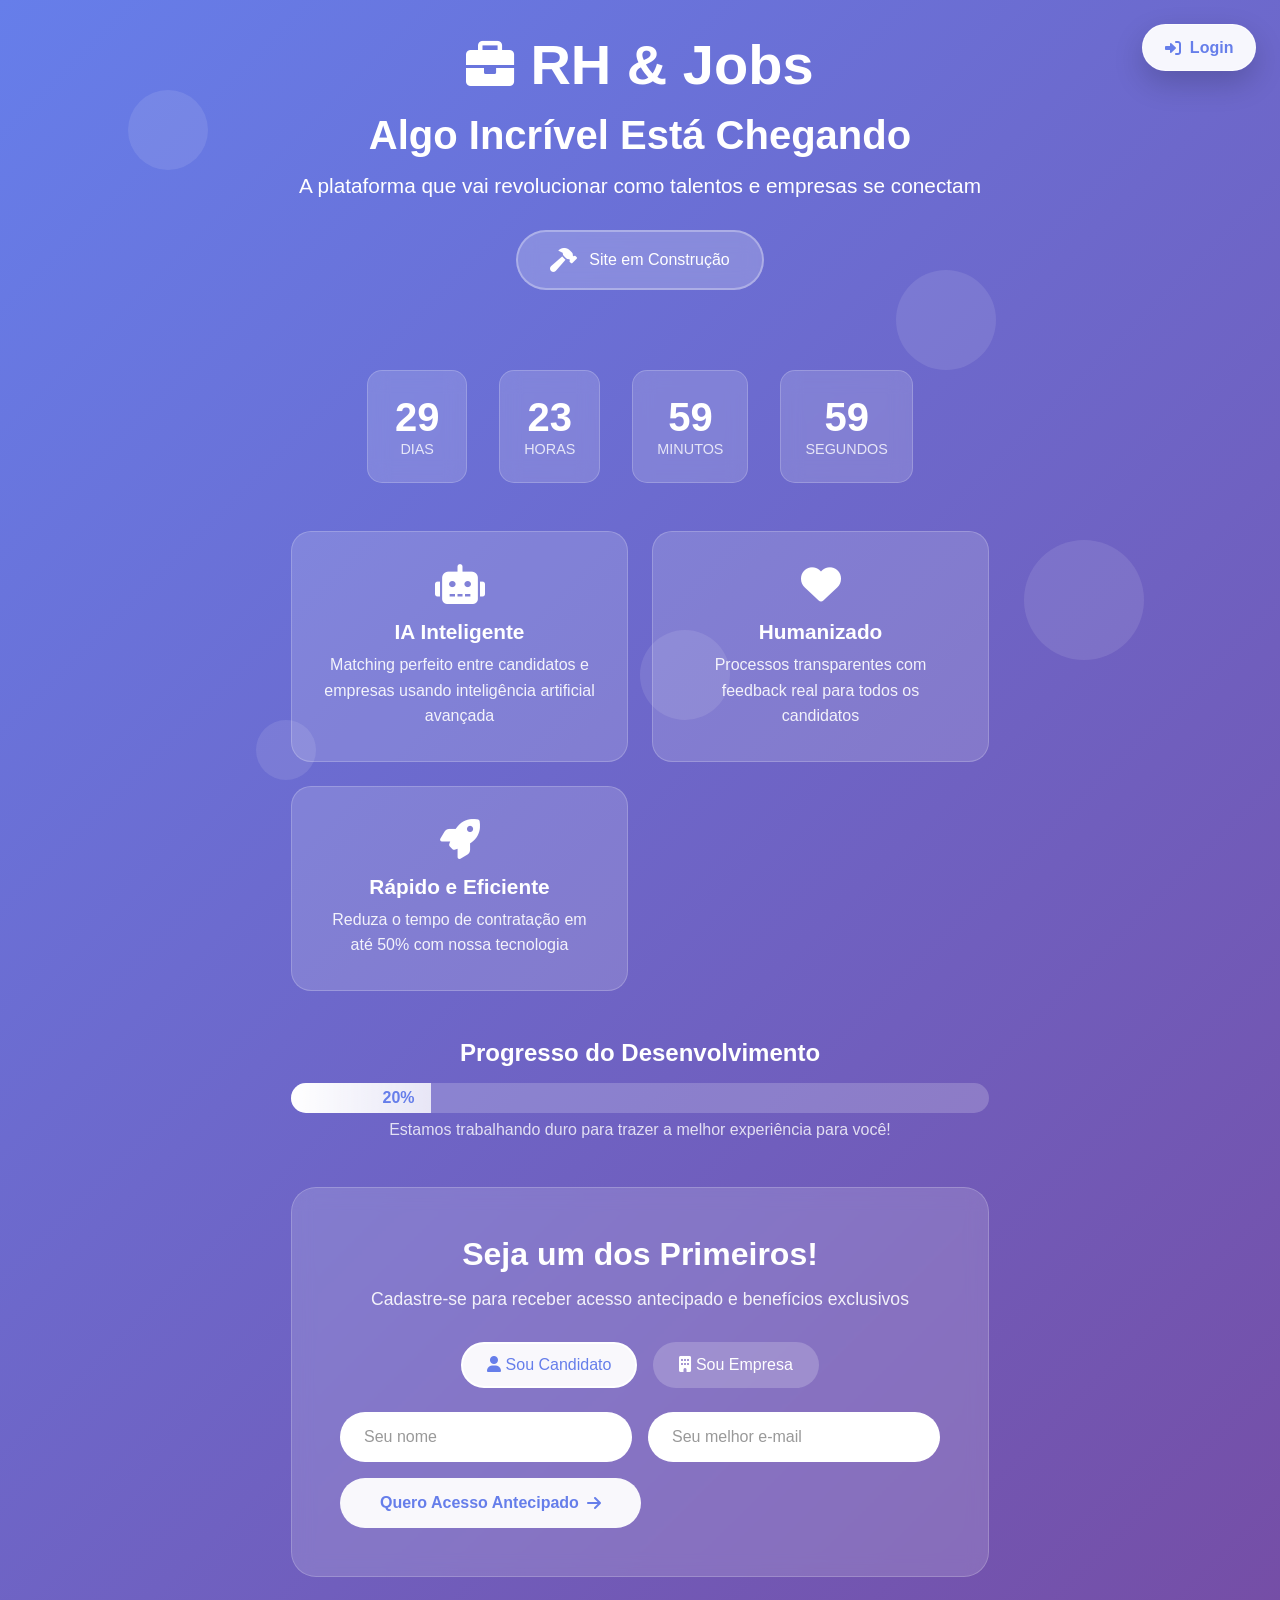
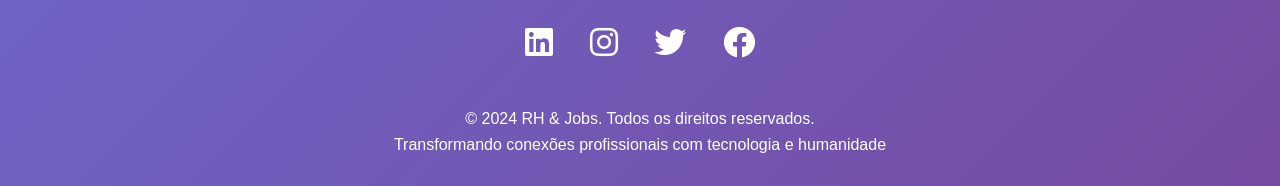
<file: frontend/index.html>
<!DOCTYPE html>
<html lang="pt-BR">
<head>
    <meta charset="UTF-8">
    <meta name="viewport" content="width=device-width, initial-scale=1.0">
    <title>RH & Jobs - Em Breve | Conectando Talentos e Oportunidades</title>
    <meta name="description" content="RH & Jobs está chegando! A plataforma que vai revolucionar como pessoas e empresas se conectam. Cadastre-se para acesso antecipado.">
    <link href="https://cdnjs.cloudflare.com/ajax/libs/font-awesome/6.0.0/css/all.min.css" rel="stylesheet">
    <style>
        * {
            margin: 0;
            padding: 0;
            box-sizing: border-box;
        }

        body {
            font-family: 'Segoe UI', Tahoma, Geneva, Verdana, sans-serif;
            background: linear-gradient(135deg, #667eea 0%, #764ba2 100%);
            min-height: 100vh;
            display: flex;
            align-items: center;
            justify-content: center;
            color: white;
            overflow-x: hidden;
        }

        .background-animation {
            position: fixed;
            top: 0;
            left: 0;
            width: 100%;
            height: 100%;
            z-index: 0;
            overflow: hidden;
        }

        .circle {
            position: absolute;
            border-radius: 50%;
            background: rgba(255, 255, 255, 0.1);
            animation: float 20s infinite;
        }

        .circle:nth-child(1) {
            width: 80px;
            height: 80px;
            top: 10%;
            left: 10%;
            animation-delay: 0s;
        }

        .circle:nth-child(2) {
            width: 120px;
            height: 120px;
            top: 60%;
            left: 80%;
            animation-delay: 2s;
        }

        .circle:nth-child(3) {
            width: 60px;
            height: 60px;
            top: 80%;
            left: 20%;
            animation-delay: 4s;
        }

        .circle:nth-child(4) {
            width: 100px;
            height: 100px;
            top: 30%;
            left: 70%;
            animation-delay: 1s;
        }

        .circle:nth-child(5) {
            width: 90px;
            height: 90px;
            top: 70%;
            left: 50%;
            animation-delay: 3s;
        }

        @keyframes float {
            0%, 100% {
                transform: translateY(0) translateX(0);
                opacity: 0.3;
            }
            25% {
                transform: translateY(-50px) translateX(30px);
                opacity: 0.6;
            }
            50% {
                transform: translateY(-100px) translateX(-30px);
                opacity: 0.4;
            }
            75% {
                transform: translateY(-50px) translateX(20px);
                opacity: 0.7;
            }
        }

        .container {
            position: relative;
            z-index: 1;
            max-width: 900px;
            margin: 0 auto;
            padding: 2rem;
            text-align: center;
        }

        .login-button {
            position: fixed;
            top: 1.5rem;
            right: 1.5rem;
            z-index: 2;
            color: #667eea;
            background: rgba(255, 255, 255, 0.95);
            border: 1px solid rgba(255, 255, 255, 0.65);
            border-radius: 999px;
            padding: 0.85rem 1.35rem;
            font-weight: 700;
            text-decoration: none;
            display: inline-flex;
            align-items: center;
            gap: 0.55rem;
            box-shadow: 0 12px 30px rgba(0, 0, 0, 0.18);
            transition: transform 0.3s, box-shadow 0.3s, background 0.3s;
        }

        .login-button:hover {
            background: white;
            transform: translateY(-2px);
            box-shadow: 0 16px 36px rgba(0, 0, 0, 0.24);
        }

        .logo {
            font-size: 3.5rem;
            font-weight: bold;
            margin-bottom: 1rem;
            animation: fadeInDown 1s ease-out;
            display: flex;
            align-items: center;
            justify-content: center;
            gap: 1rem;
        }

        .logo i {
            font-size: 3rem;
        }

        h1 {
            font-size: 2.5rem;
            margin-bottom: 1rem;
            animation: fadeInUp 1s ease-out 0.2s both;
        }

        .tagline {
            font-size: 1.3rem;
            opacity: 0.9;
            margin-bottom: 2rem;
            animation: fadeInUp 1s ease-out 0.4s both;
        }

        .construction-badge {
            background: rgba(255, 255, 255, 0.2);
            backdrop-filter: blur(10px);
            padding: 1rem 2rem;
            border-radius: 50px;
            display: inline-flex;
            align-items: center;
            gap: 0.75rem;
            margin-bottom: 3rem;
            animation: fadeInUp 1s ease-out 0.6s both;
            border: 2px solid rgba(255, 255, 255, 0.3);
        }

        .construction-badge i {
            font-size: 1.5rem;
            animation: hammer 2s ease-in-out infinite;
        }

        @keyframes hammer {
            0%, 100% { transform: rotate(0deg); }
            25% { transform: rotate(-20deg); }
            75% { transform: rotate(20deg); }
        }

        .info-cards {
            display: grid;
            grid-template-columns: repeat(auto-fit, minmax(250px, 1fr));
            gap: 1.5rem;
            margin: 3rem 0;
            animation: fadeInUp 1s ease-out 0.8s both;
        }

        .info-card {
            background: rgba(255, 255, 255, 0.15);
            backdrop-filter: blur(10px);
            padding: 2rem;
            border-radius: 20px;
            border: 1px solid rgba(255, 255, 255, 0.2);
            transition: transform 0.3s, box-shadow 0.3s;
        }

        .info-card:hover {
            transform: translateY(-10px);
            box-shadow: 0 20px 40px rgba(0, 0, 0, 0.2);
        }

        .info-card i {
            font-size: 2.5rem;
            margin-bottom: 1rem;
            display: block;
        }

        .info-card h3 {
            font-size: 1.3rem;
            margin-bottom: 0.5rem;
        }

        .info-card p {
            opacity: 0.9;
            line-height: 1.6;
        }

        .newsletter {
            background: rgba(255, 255, 255, 0.15);
            backdrop-filter: blur(10px);
            padding: 3rem;
            border-radius: 25px;
            margin: 3rem 0;
            animation: fadeInUp 1s ease-out 1s both;
            border: 1px solid rgba(255, 255, 255, 0.2);
        }

        .newsletter h2 {
            font-size: 2rem;
            margin-bottom: 1rem;
        }

        .newsletter p {
            opacity: 0.9;
            margin-bottom: 2rem;
            font-size: 1.1rem;
        }

        .form-group {
            display: flex;
            gap: 1rem;
            max-width: 600px;
            margin: 0 auto;
            flex-wrap: wrap;
        }

        .form-group input {
            flex: 1;
            min-width: 250px;
            padding: 1rem 1.5rem;
            border: none;
            border-radius: 50px;
            font-size: 1rem;
            background: white;
            color: #333;
        }

        .form-group input::placeholder {
            color: #999;
        }

        .form-group input:focus {
            outline: none;
            box-shadow: 0 0 0 3px rgba(255, 255, 255, 0.3);
        }

        .btn-submit {
            padding: 1rem 2.5rem;
            background: rgba(255, 255, 255, 0.95);
            color: #667eea;
            border: none;
            border-radius: 50px;
            font-size: 1rem;
            font-weight: 600;
            cursor: pointer;
            transition: all 0.3s;
            display: flex;
            align-items: center;
            justify-content: center;
            gap: 0.5rem;
        }

        .btn-submit:hover {
            background: white;
            transform: translateY(-2px);
            box-shadow: 0 10px 25px rgba(0, 0, 0, 0.2);
        }

        .user-type {
            display: flex;
            gap: 1rem;
            justify-content: center;
            margin-bottom: 1.5rem;
            flex-wrap: wrap;
        }

        .user-type label {
            background: rgba(255, 255, 255, 0.2);
            padding: 0.75rem 1.5rem;
            border-radius: 50px;
            cursor: pointer;
            transition: all 0.3s;
            border: 2px solid transparent;
        }

        .user-type input[type="radio"] {
            display: none;
        }

        .user-type input[type="radio"]:checked + label {
            background: rgba(255, 255, 255, 0.95);
            color: #667eea;
            border-color: white;
        }

        .progress-section {
            margin: 3rem 0;
            animation: fadeInUp 1s ease-out 1.2s both;
        }

        .progress-section h3 {
            font-size: 1.5rem;
            margin-bottom: 1rem;
        }

        .progress-bar {
            background: rgba(255, 255, 255, 0.2);
            height: 30px;
            border-radius: 15px;
            overflow: hidden;
            margin-bottom: 0.5rem;
        }

        .progress-fill {
            background: linear-gradient(90deg, #fff, rgba(255, 255, 255, 0.8));
            height: 100%;
            width: 0%;
            transition: width 2s ease-out;
            display: flex;
            align-items: center;
            justify-content: flex-end;
            padding-right: 1rem;
            font-weight: bold;
            color: #667eea;
        }

        .social-links {
            margin: 2rem 0;
            animation: fadeInUp 1s ease-out 1.4s both;
        }

        .social-links a {
            color: white;
            font-size: 2rem;
            margin: 0 1rem;
            transition: all 0.3s;
            display: inline-block;
        }

        .social-links a:hover {
            transform: translateY(-5px) scale(1.2);
            opacity: 0.8;
        }

        footer {
            margin-top: 3rem;
            opacity: 0.8;
            animation: fadeInUp 1s ease-out 1.6s both;
        }

        .success-message {
            display: none;
            background: rgba(76, 175, 80, 0.9);
            padding: 1rem 2rem;
            border-radius: 10px;
            margin-top: 1rem;
            animation: slideDown 0.5s ease-out;
        }

        .success-message.show {
            display: block;
        }

        .countdown {
            display: flex;
            gap: 2rem;
            justify-content: center;
            margin: 2rem 0;
            flex-wrap: wrap;
        }

        .countdown-item {
            background: rgba(255, 255, 255, 0.15);
            backdrop-filter: blur(10px);
            padding: 1.5rem;
            border-radius: 15px;
            min-width: 100px;
            border: 1px solid rgba(255, 255, 255, 0.2);
        }

        .countdown-number {
            font-size: 2.5rem;
            font-weight: bold;
            display: block;
        }

        .countdown-label {
            font-size: 0.9rem;
            opacity: 0.8;
            text-transform: uppercase;
        }

        @keyframes fadeInDown {
            from {
                opacity: 0;
                transform: translateY(-30px);
            }
            to {
                opacity: 1;
                transform: translateY(0);
            }
        }

        @keyframes fadeInUp {
            from {
                opacity: 0;
                transform: translateY(30px);
            }
            to {
                opacity: 1;
                transform: translateY(0);
            }
        }

        @keyframes slideDown {
            from {
                opacity: 0;
                transform: translateY(-20px);
            }
            to {
                opacity: 1;
                transform: translateY(0);
            }
        }

        @media (max-width: 768px) {
            body {
                display: block;
            }

            .login-button {
                position: relative;
                top: auto;
                right: auto;
                margin: 1rem auto 0;
                width: fit-content;
            }

            .container {
                padding-top: 1rem;
            }

            .logo {
                font-size: 2.5rem;
            }

            .logo i {
                font-size: 2rem;
            }

            h1 {
                font-size: 2rem;
            }

            .tagline {
                font-size: 1.1rem;
            }

            .newsletter {
                padding: 2rem 1.5rem;
            }

            .form-group {
                flex-direction: column;
            }

            .form-group input,
            .btn-submit {
                width: 100%;
            }

            .info-cards {
                grid-template-columns: 1fr;
            }

            .countdown {
                gap: 1rem;
            }

            .countdown-item {
                min-width: 80px;
                padding: 1rem;
            }

            .countdown-number {
                font-size: 2rem;
            }
        }
    </style>
</head>
<body>
    <div class="background-animation">
        <div class="circle"></div>
        <div class="circle"></div>
        <div class="circle"></div>
        <div class="circle"></div>
        <div class="circle"></div>
    </div>

    <a class="login-button" href="login.html">
        <i class="fas fa-right-to-bracket"></i>
        Login
    </a>

    <div class="container">
        <div class="logo">
            <i class="fas fa-briefcase"></i>
            <span>RH & Jobs</span>
        </div>

        <h1>Algo Incrível Está Chegando</h1>
        <p class="tagline">A plataforma que vai revolucionar como talentos e empresas se conectam</p>

        <div class="construction-badge">
            <i class="fas fa-hammer"></i>
            <span>Site em Construção</span>
        </div>

        <div class="countdown" id="countdown">
            <div class="countdown-item">
                <span class="countdown-number" id="days">30</span>
                <span class="countdown-label">Dias</span>
            </div>
            <div class="countdown-item">
                <span class="countdown-number" id="hours">00</span>
                <span class="countdown-label">Horas</span>
            </div>
            <div class="countdown-item">
                <span class="countdown-number" id="minutes">00</span>
                <span class="countdown-label">Minutos</span>
            </div>
            <div class="countdown-item">
                <span class="countdown-number" id="seconds">00</span>
                <span class="countdown-label">Segundos</span>
            </div>
        </div>

        <div class="info-cards">
            <div class="info-card">
                <i class="fas fa-robot"></i>
                <h3>IA Inteligente</h3>
                <p>Matching perfeito entre candidatos e empresas usando inteligência artificial avançada</p>
            </div>
            <div class="info-card">
                <i class="fas fa-heart"></i>
                <h3>Humanizado</h3>
                <p>Processos transparentes com feedback real para todos os candidatos</p>
            </div>
            <div class="info-card">
                <i class="fas fa-rocket"></i>
                <h3>Rápido e Eficiente</h3>
                <p>Reduza o tempo de contratação em até 50% com nossa tecnologia</p>
            </div>
        </div>

        <div class="progress-section">
            <h3>Progresso do Desenvolvimento</h3>
            <div class="progress-bar">
                <div class="progress-fill" id="progressFill">20%</div>
            </div>
            <p style="opacity: 0.8; margin-top: 0.5rem;">Estamos trabalhando duro para trazer a melhor experiência para você!</p>
        </div>

        <div class="newsletter">
            <h2>Seja um dos Primeiros!</h2>
            <p>Cadastre-se para receber acesso antecipado e benefícios exclusivos</p>

            <form id="earlyAccessForm" onsubmit="submitForm(event)">
                <div class="user-type">
                    <input type="radio" name="userType" id="candidate" value="candidate" checked>
                    <label for="candidate">
                        <i class="fas fa-user"></i> Sou Candidato
                    </label>

                    <input type="radio" name="userType" id="company" value="company">
                    <label for="company">
                        <i class="fas fa-building"></i> Sou Empresa
                    </label>
                </div>

                <div class="form-group">
                    <input type="text" placeholder="Seu nome" id="nameInput" required>
                    <input type="email" placeholder="Seu melhor e-mail" id="emailInput" required>
                    <button type="submit" class="btn-submit">
                        Quero Acesso Antecipado
                        <i class="fas fa-arrow-right"></i>
                    </button>
                </div>
            </form>

            <div class="success-message" id="successMessage">
                <i class="fas fa-check-circle"></i> Cadastro realizado! Você receberá um e-mail com novidades em breve.
            </div>
        </div>

        <div class="social-links">
            <a href="https://www.linkedin.com/company/rh-jobs"
            data-app-ios="linkedin://company/rh-jobs"
            data-app-android="intent://www.linkedin.com/company/rh-jobs/#Intent;package=com.linkedin.android;scheme=https;end"
            class="social-link"
            title="LinkedIn">
                <i class="fab fa-linkedin"></i>
            </a>

            <a href="https://www.instagram.com/rh.job"
            data-app-ios="instagram://user?username=rh.job"
            data-app-android="intent://instagram.com/_u/rh.job/#Intent;package=com.instagram.android;scheme=https;end"
            class="social-link"
            title="Instagram">
                <i class="fab fa-instagram"></i>
            </a>

            <a href="#" title="Twitter"><i class="fab fa-twitter"></i></a>
            <a href="#" title="Facebook"><i class="fab fa-facebook"></i></a>
        </div>

        <footer>
            <p>&copy; 2024 RH & Jobs. Todos os direitos reservados.</p>
            <p style="margin-top: 0.5rem;">Transformando conexões profissionais com tecnologia e humanidade</p>
        </footer>
    </div>

    <script>
        document.addEventListener('DOMContentLoaded', function() {
            const socialLinks = document.querySelectorAll('.social-link');

            function isMobile() {
                return /Android|iPhone|iPad|iPod|BlackBerry|IEMobile|Opera Mini/i.test(navigator.userAgent);
            }

            socialLinks.forEach(link => {
                link.addEventListener('click', function(e) {
                    if (!isMobile()) {
                        return;
                    }

                    e.preventDefault();

                    const webUrl = this.getAttribute('href');
                    const isIOS = /iPad|iPhone|iPod/.test(navigator.userAgent);
                    const appUrl = isIOS ? this.getAttribute('data-app-ios') : this.getAttribute('data-app-android');

                    if (appUrl) {
                        let appOpened = false;
                        const startTime = Date.now();

                        window.addEventListener('blur', function onBlur() {
                            appOpened = true;
                            window.removeEventListener('blur', onBlur);
                        });

                        window.location.href = appUrl;
                        setTimeout(() => {
                            if (!appOpened && (Date.now() - startTime > 1000)) {
                                if (!document.hidden && !document.webkitHidden) {
                                    window.location.href = webUrl;
                                }
                            }
                        }, 3000);
                    } else {
                        window.location.href = webUrl;
                    }
                });
            });
        });

        function startCountdown() {
            const launchDate = new Date();
            launchDate.setDate(launchDate.getDate() + 30);

            function updateCountdown() {
                const now = new Date();
                const diff = launchDate - now;

                if (diff > 0) {
                    const days = Math.floor(diff / (1000 * 60 * 60 * 24));
                    const hours = Math.floor((diff % (1000 * 60 * 60 * 24)) / (1000 * 60 * 60));
                    const minutes = Math.floor((diff % (1000 * 60 * 60)) / (1000 * 60));
                    const seconds = Math.floor((diff % (1000 * 60)) / 1000);

                    document.getElementById('days').textContent = String(days).padStart(2, '0');
                    document.getElementById('hours').textContent = String(hours).padStart(2, '0');
                    document.getElementById('minutes').textContent = String(minutes).padStart(2, '0');
                    document.getElementById('seconds').textContent = String(seconds).padStart(2, '0');
                } else {
                    document.getElementById('countdown').innerHTML = '<h2>Estamos no ar!</h2>';
                }
            }

            updateCountdown();
            setInterval(updateCountdown, 1000);
        }

        function animateProgress() {
            const progressFill = document.getElementById('progressFill');
            let width = 0;
            const target = 20;

            const interval = setInterval(() => {
                if (width >= target) {
                    clearInterval(interval);
                } else {
                    width++;
                    progressFill.style.width = width + '%';
                    progressFill.textContent = width + '%';
                }
            }, 20);
        }

        function submitForm(event) {
            event.preventDefault();

            const name = document.getElementById('nameInput').value;
            const email = document.getElementById('emailInput').value;
            const userType = document.querySelector('input[name="userType"]:checked').value;

            const subscriber = {
                name: name,
                email: email,
                userType: userType,
                timestamp: new Date().toISOString()
            };

            let subscribers = JSON.parse(localStorage.getItem('earlyAccessList') || '[]');
            subscribers.push(subscriber);
            localStorage.setItem('earlyAccessList', JSON.stringify(subscribers));

            document.getElementById('successMessage').classList.add('show');
            document.getElementById('earlyAccessForm').reset();

            setTimeout(() => {
                document.getElementById('successMessage').classList.remove('show');
            }, 5000);

            console.log('Novo cadastro:', subscriber);
            updateSubscriberCount();
        }

        function updateSubscriberCount() {
            const subscribers = JSON.parse(localStorage.getItem('earlyAccessList') || '[]');
            console.log(`Total de inscritos: ${subscribers.length}`);
        }

        document.addEventListener('DOMContentLoaded', function() {
            startCountdown();
            animateProgress();
            updateSubscriberCount();
        });

        const konamiCode = ['ArrowUp', 'ArrowUp', 'ArrowDown', 'ArrowDown', 'ArrowLeft', 'ArrowRight', 'ArrowLeft', 'ArrowRight', 'b', 'a'];
        let konamiIndex = 0;

        document.addEventListener('keydown', function(e) {
            if (e.key === konamiCode[konamiIndex]) {
                konamiIndex++;
                if (konamiIndex === konamiCode.length) {
                    alert('Parabéns! Você descobriu o Easter Egg! Você ganhou acesso VIP ao lançamento!');
                    konamiIndex = 0;
                }
            } else {
                konamiIndex = 0;
            }
        });
    </script>
</body>
</html>
</file>
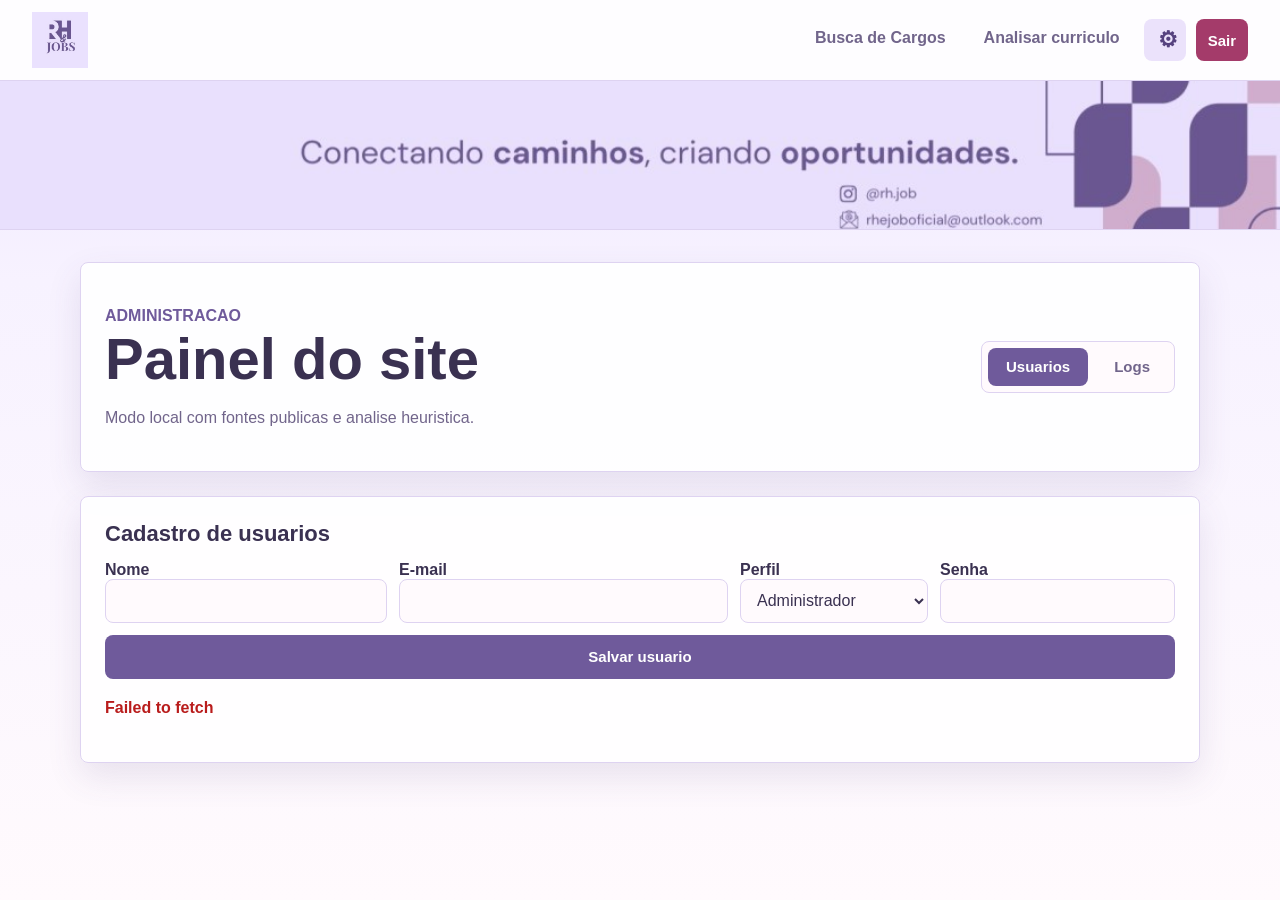
<file: frontend/admin.html>
<!doctype html>
<html lang="pt-BR">
  <head>
    <meta charset="UTF-8" />
    <meta name="viewport" content="width=device-width, initial-scale=1.0" />
    <title>Administracao | RH Job</title>
    <link rel="stylesheet" href="style.css" />
  </head>
  <body>
    <header class="topbar">
      <a class="brand" href="index.html" aria-label="RH Job">
        <img src="assets/logorh.jpg" alt="RH Job" />
      </a>
      <nav>
        <a href="cargos.html">Busca de Cargos</a>
        <a href="analise.html">Analisar curriculo</a>
        <a class="gear-link active" href="admin.html" aria-label="Administracao">&#9881;</a>
        <button class="logout-button" type="button">Sair</button>
      </nav>
    </header>
    <section class="cover compact" aria-label="Conectando caminhos, criando oportunidades">
      <img src="assets/rh_jobs_cover.jpg" alt="Conectando caminhos, criando oportunidades." />
    </section>

    <main class="shell">
      <section class="panel">
        <div class="section-head">
          <div>
            <p class="eyebrow">Administracao</p>
            <h1>Painel do site</h1>
            <p id="admin-ia-status">Modo local com fontes publicas e analise heuristica.</p>
          </div>
          <div class="tabs" role="tablist">
            <button class="tab active" type="button" data-tab="usuarios">Usuarios</button>
            <button class="tab" type="button" data-tab="logs">Logs</button>
          </div>
        </div>
      </section>

      <section id="tab-usuarios" class="admin-tab panel">
        <h2>Cadastro de usuarios</h2>
        <form id="usuario-form" class="form">
          <div class="form-grid">
            <div>
              <label for="usuario_nome">Nome</label>
              <input id="usuario_nome" name="nome" type="text" required />
            </div>
            <div>
              <label for="usuario_email">E-mail</label>
              <input id="usuario_email" name="email" type="email" required />
            </div>
            <div>
              <label for="usuario_perfil">Perfil</label>
              <select id="usuario_perfil" name="perfil">
                <option value="administrador">Administrador</option>
                <option value="recrutador">Recrutador</option>
                <option value="analista">Analista</option>
              </select>
            </div>
            <div>
              <label for="usuario_senha">Senha</label>
              <input id="usuario_senha" name="senha" type="password" minlength="6" required />
            </div>
          </div>
          <button type="submit">Salvar usuario</button>
        </form>
        <p id="admin-status" class="status"></p>
        <div id="usuarios-list" class="admin-list"></div>
      </section>

      <section id="tab-logs" class="admin-tab panel hidden">
        <div class="section-head">
          <div>
            <h2>Logs de analises</h2>
            <p>Registros locais para diagnosticar qualidade da leitura e melhorar a ferramenta.</p>
          </div>
          <button id="limpar-logs" type="button">Excluir todos os logs</button>
        </div>
        <div id="logs-list" class="admin-list"></div>
      </section>
    </main>
    <script src="config.js"></script>
    <script src="script.js"></script>
  </body>
</html>
</file>
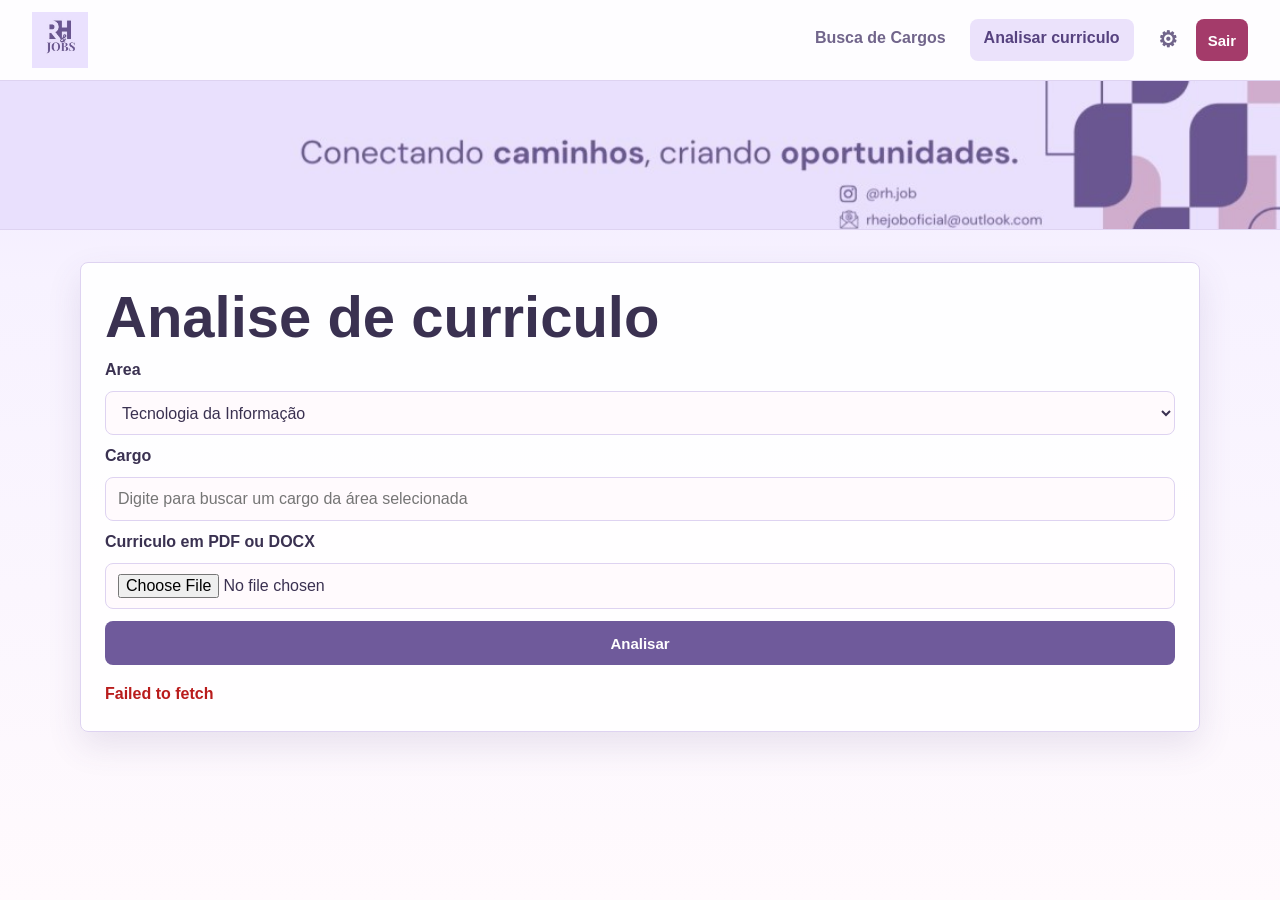
<file: frontend/analise.html>
<!doctype html>
<html lang="pt-BR">
  <head>
    <meta charset="UTF-8" />
    <meta name="viewport" content="width=device-width, initial-scale=1.0" />
    <title>Analise de Curriculos | RH Job</title>
    <link rel="stylesheet" href="style.css" />
  </head>
  <body>
    <header class="topbar">
      <a class="brand" href="index.html" aria-label="RH Job">
        <img src="assets/logorh.jpg" alt="RH Job" />
      </a>
      <nav>
        <a href="cargos.html">Busca de Cargos</a>
        <a class="active" href="analise.html">Analisar curriculo</a>
        <a class="gear-link" href="admin.html" aria-label="Administracao">&#9881;</a>
        <button class="logout-button" type="button">Sair</button>
      </nav>
    </header>
    <section class="cover compact" aria-label="Conectando caminhos, criando oportunidades">
      <img src="assets/rh_jobs_cover.jpg" alt="Conectando caminhos, criando oportunidades." />
    </section>
    <main class="shell">
      <section class="panel">
        <h1>Analise de curriculo</h1>
        <form id="analise-form" class="form">
          <label for="area_cargo">Area</label>
          <select id="area_cargo" name="area_cargo" required>
            <option value="Tecnologia da Informacao">Tecnologia da Informação</option>
            <option value="Construcao Civil">Construção Civil</option>
            <option value="RH">RH</option>
          </select>

          <label for="cargo_busca">Cargo</label>
          <div class="suggest-wrapper">
            <input
              id="cargo_busca"
              name="cargo_busca"
              type="search"
              autocomplete="off"
              placeholder="Digite para buscar um cargo da área selecionada"
              required
            />
            <div id="cargo-sugestoes" class="suggest-list hidden"></div>
          </div>
          <input id="cargo_id" name="cargo_id" type="hidden" required />
          <article id="cargo-consulta" class="cargo-consulta hidden"></article>

          <label for="arquivo">Curriculo em PDF ou DOCX</label>
          <input id="arquivo" name="arquivo" type="file" accept=".pdf,.docx" required />

          <button type="submit">Analisar</button>
        </form>
        <p id="analise-status" class="status"></p>
      </section>

      <section id="resultado" class="panel result hidden">
        <div class="score">
          <span id="score-value">0%</span>
          <small>aderencia</small>
        </div>
        <div class="result-grid">
          <article>
            <h2>Pontos fortes</h2>
            <ul id="pontos-fortes"></ul>
          </article>
          <article>
            <h2>Gaps</h2>
            <ul id="gaps"></ul>
          </article>
          <article>
            <h2>Sugestoes</h2>
            <ul id="sugestoes"></ul>
          </article>
        </div>
        <article class="match-panel">
          <h2>De/para da vaga com o curriculo</h2>
          <div id="comparativo-list" class="comparison-list"></div>
        </article>
        <article class="conclusion-panel">
          <h2>Conclusao da analise</h2>
          <p id="conclusao-analise"></p>
        </article>
        <p id="resumo"></p>
      </section>
    </main>
    <script src="config.js"></script>
    <script src="script.js"></script>
  </body>
</html>
</file>
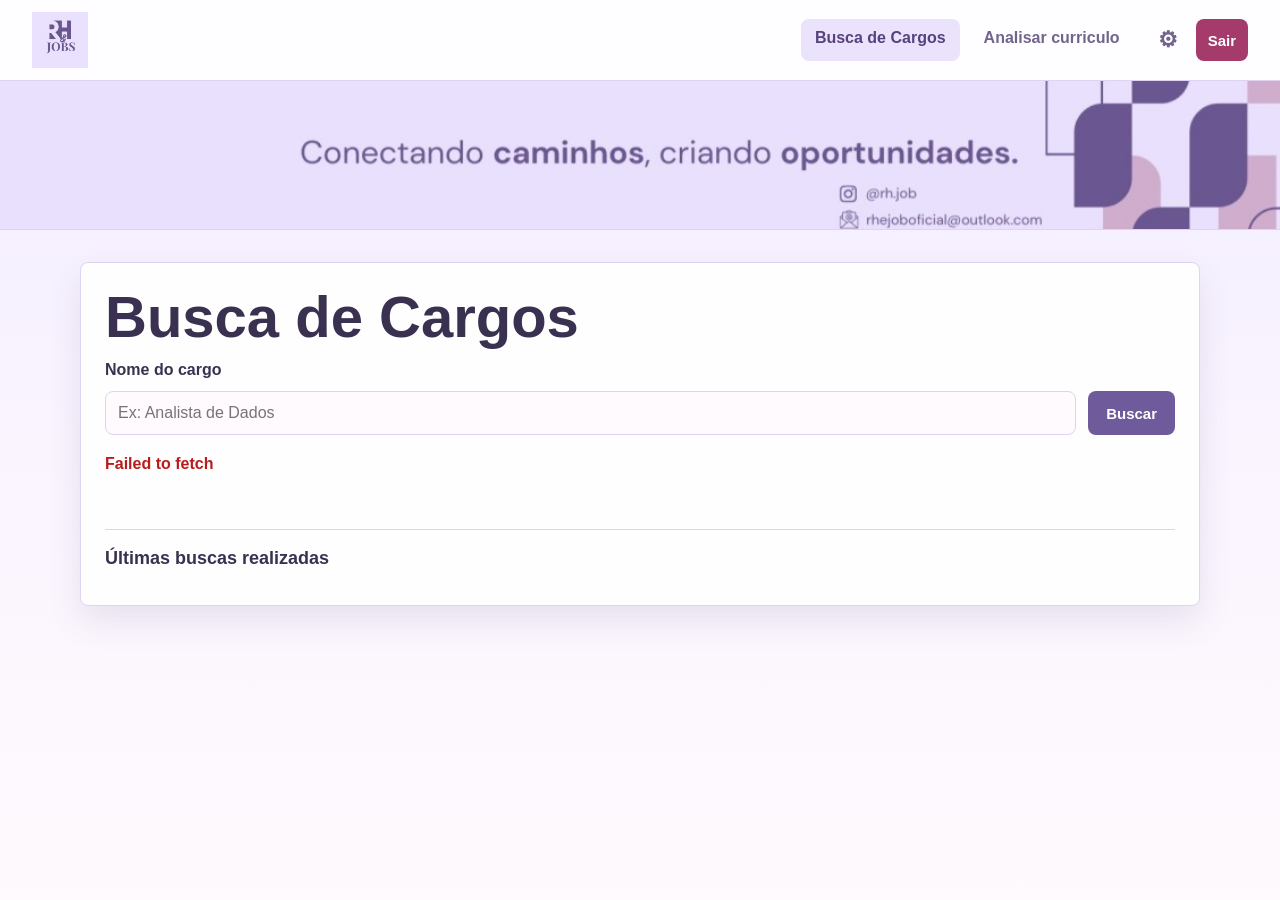
<file: frontend/cargos.html>
<!doctype html>
<html lang="pt-BR">
  <head>
    <meta charset="UTF-8" />
    <meta name="viewport" content="width=device-width, initial-scale=1.0" />
    <title>Busca de Cargos | RH Job</title>
    <link rel="stylesheet" href="style.css" />
  </head>
  <body>
    <header class="topbar">
      <a class="brand" href="index.html" aria-label="RH Job">
        <img src="assets/logorh.jpg" alt="RH Job" />
      </a>
      <nav>
        <a class="active" href="cargos.html">Busca de Cargos</a>
        <a href="analise.html">Analisar curriculo</a>
        <a class="gear-link" href="admin.html" aria-label="Administracao">&#9881;</a>
        <button class="logout-button" type="button">Sair</button>
      </nav>
    </header>
    <section class="cover compact" aria-label="Conectando caminhos, criando oportunidades">
      <img src="assets/rh_jobs_cover.jpg" alt="Conectando caminhos, criando oportunidades." />
    </section>
    <main class="shell">
      <section class="panel">
        <h1>Busca de Cargos</h1>
        <form id="cargo-form" class="form">
          <label for="nome_cargo">Nome do cargo</label>
          <div class="inline">
            <input id="nome_cargo" name="nome_cargo" type="text" placeholder="Ex: Analista de Dados" required />
            <button type="submit">Buscar</button>
          </div>
        </form>
        <p id="cargo-status" class="status"></p>
        <p id="ia-status" class="status subtle"></p>
        <div class="latest-searches">
          <h2>Últimas buscas realizadas</h2>
          <div id="ultimas-buscas" class="search-history"></div>
        </div>
      </section>

      <section id="cargo-detalhe" class="panel hidden">
        <div class="section-head">
          <div>
            <p class="eyebrow">Detalhes da busca</p>
            <h2 id="detail-title">Cargo encontrado</h2>
          </div>
        </div>
        <div id="cargo-detail-content"></div>
      </section>
    </main>
    <script src="config.js"></script>
    <script src="script.js"></script>
  </body>
</html>
</file>
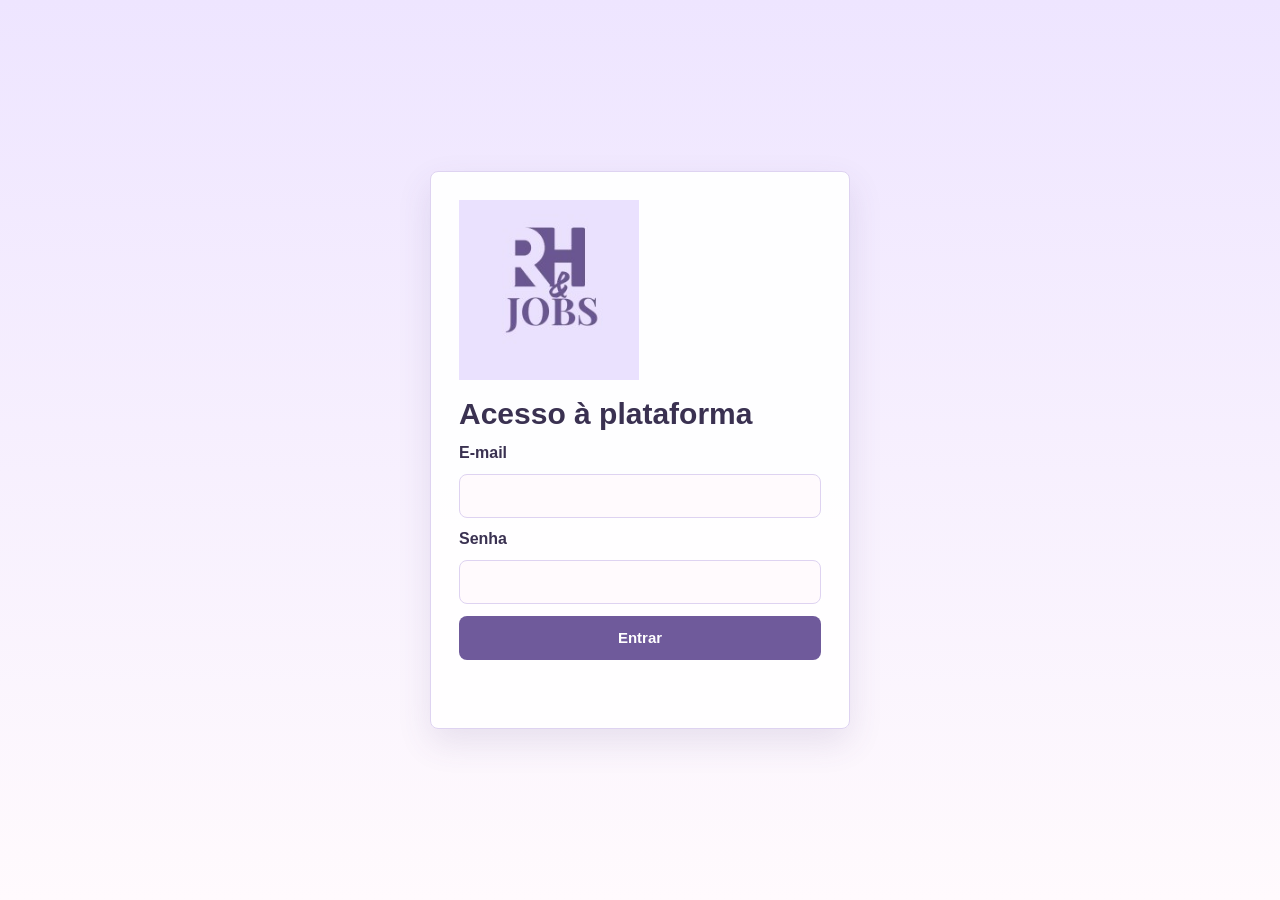
<file: frontend/login.html>
<!doctype html>
<html lang="pt-BR">
  <head>
    <meta charset="UTF-8" />
    <meta name="viewport" content="width=device-width, initial-scale=1.0" />
    <title>Login | RH Job</title>
    <link rel="stylesheet" href="style.css" />
  </head>
  <body>
    <main class="login-shell">
      <section class="login-panel">
        <img src="assets/logorh.jpg" alt="RH Job" />
        <h1>Acesso à plataforma</h1>
        <form id="login-form" class="form">
          <label for="login_email">E-mail</label>
          <input id="login_email" name="email" type="email" required />

          <label for="login_senha">Senha</label>
          <input id="login_senha" name="senha" type="password" required />

          <button type="submit">Entrar</button>
        </form>
        <p id="login-status" class="status"></p>
      </section>
    </main>
    <script src="config.js"></script>
    <script src="script.js"></script>
  </body>
</html>
</file>
<file: frontend/style.css>
:root {
  --bg: #f4efff;
  --surface: #ffffff;
  --text: #3a3151;
  --muted: #71658b;
  --line: #ded3f1;
  --primary: #6f5a9b;
  --primary-dark: #56427f;
  --accent: #d3a5c4;
  --soft: #ebe2fb;
  --shadow: 0 14px 34px rgba(82, 62, 124, 0.12);
}

* {
  box-sizing: border-box;
}

body {
  margin: 0;
  min-height: 100vh;
  background: linear-gradient(180deg, #eee5ff 0, #f7f2ff 280px, #fffafd 100%);
  color: var(--text);
  font-family: Inter, Segoe UI, Arial, sans-serif;
}

.topbar {
  display: flex;
  align-items: center;
  justify-content: space-between;
  gap: 24px;
  min-height: 76px;
  padding: 12px 32px;
  background: rgba(255, 255, 255, 0.9);
  border-bottom: 1px solid var(--line);
  backdrop-filter: blur(12px);
  position: sticky;
  top: 0;
  z-index: 10;
}

.brand {
  display: inline-flex;
  align-items: center;
  width: 178px;
  min-height: 52px;
}

.brand img {
  display: block;
  max-width: 100%;
  max-height: 56px;
  object-fit: contain;
}

nav {
  display: flex;
  gap: 10px;
  flex-wrap: wrap;
}

nav a,
.button {
  color: var(--muted);
  text-decoration: none;
  padding: 10px 14px;
  border-radius: 8px;
  font-weight: 700;
}

.logout-button {
  min-height: 38px;
  padding: 0 12px;
  background: #a43b6a;
}

.gear-link {
  display: inline-grid;
  width: 42px;
  min-width: 42px;
  place-items: center;
  font-size: 22px;
  line-height: 1;
}

nav a.active,
nav a:hover {
  background: var(--soft);
  color: var(--primary-dark);
}

.cover {
  width: 100%;
  background: #e9defa;
  border-bottom: 1px solid var(--line);
}

.cover img {
  display: block;
  width: 100%;
  max-height: 210px;
  object-fit: cover;
  object-position: center;
}

.cover.compact img {
  max-height: 148px;
}

.shell {
  width: min(1120px, calc(100% - 32px));
  margin: 32px auto;
}

.home {
  min-height: calc(100vh - 110px);
  display: grid;
  align-items: center;
}

.intro {
  max-width: 820px;
}

.eyebrow {
  color: var(--primary);
  font-weight: 800;
  text-transform: uppercase;
}

h1 {
  margin: 0 0 14px;
  font-size: clamp(32px, 5vw, 58px);
  line-height: 1.04;
}

h2 {
  margin: 0 0 14px;
  font-size: 22px;
}

p {
  color: var(--muted);
  line-height: 1.6;
}

.actions {
  display: flex;
  gap: 12px;
  flex-wrap: wrap;
  margin-top: 28px;
}

.button.primary,
button {
  border: 0;
  background: var(--primary);
  color: white;
  cursor: pointer;
}

.button.secondary {
  border: 1px solid var(--line);
  background: #fffafd;
  color: var(--text);
}

button {
  min-height: 44px;
  padding: 0 18px;
  border-radius: 8px;
  font-size: 15px;
  font-weight: 800;
}

button:hover {
  background: var(--primary-dark);
}

button.danger {
  background: #a43b6a;
}

button.danger:hover {
  background: #812650;
}

.panel {
  margin-bottom: 24px;
  padding: 24px;
  background: rgba(255, 255, 255, 0.92);
  border: 1px solid var(--line);
  border-radius: 8px;
  box-shadow: var(--shadow);
}

.form {
  display: grid;
  gap: 12px;
}

label {
  color: var(--text);
  font-weight: 800;
}

input,
select,
textarea {
  width: 100%;
  min-height: 44px;
  padding: 10px 12px;
  color: var(--text);
  border: 1px solid var(--line);
  border-radius: 8px;
  background: #fffafd;
  font: inherit;
}

input:focus,
select:focus,
textarea:focus {
  outline: 3px solid rgba(111, 90, 155, 0.18);
  border-color: var(--primary);
}

.suggest-wrapper {
  position: relative;
}

.suggest-list {
  position: absolute;
  top: calc(100% + 6px);
  left: 0;
  right: 0;
  z-index: 20;
  display: grid;
  gap: 6px;
  max-height: 300px;
  overflow: auto;
  padding: 8px;
  border: 1px solid var(--line);
  border-radius: 8px;
  background: #fff;
  box-shadow: var(--shadow);
}

.suggest-list.hidden {
  display: none;
}

.suggest-list p {
  margin: 6px;
}

.suggest-item {
  display: grid;
  min-height: auto;
  padding: 10px 12px;
  border-radius: 8px;
  background: #fffafd;
  color: var(--text);
  text-align: left;
}

.suggest-item:hover {
  background: var(--soft);
}

.suggest-item span {
  margin-top: 4px;
  color: var(--muted);
  font-size: 13px;
  font-weight: 700;
}

.inline {
  display: grid;
  grid-template-columns: 1fr auto;
  gap: 12px;
}

.form-grid {
  display: grid;
  grid-template-columns: 1.2fr 1.4fr 0.8fr 1fr;
  gap: 12px;
}

.tabs {
  display: inline-flex;
  gap: 8px;
  padding: 6px;
  border: 1px solid var(--line);
  border-radius: 8px;
  background: #fffafd;
}

.tab {
  min-height: 38px;
  background: transparent;
  color: var(--muted);
}

.tab.active {
  background: var(--primary);
  color: white;
}

.status {
  min-height: 24px;
  margin: 16px 0 0;
  font-weight: 700;
}

.status.subtle {
  margin-top: 6px;
  font-size: 14px;
  font-weight: 600;
}

.section-head {
  display: flex;
  align-items: center;
  justify-content: space-between;
  gap: 16px;
}

.section-head h2,
.section-head .eyebrow {
  margin-bottom: 0;
}

.section-head input[type="search"] {
  max-width: 420px;
}

.description-preview {
  margin: 18px 0 0;
  padding: 18px;
  border: 1px solid var(--line);
  border-radius: 8px;
  background: #fffafd;
  color: var(--muted);
  white-space: pre-wrap;
  font-family: inherit;
  line-height: 1.5;
}

.latest-searches {
  margin-top: 22px;
  padding-top: 18px;
  border-top: 1px solid var(--line);
}

.latest-searches h2 {
  margin-bottom: 12px;
  font-size: 18px;
}

.search-history {
  display: grid;
  gap: 10px;
}

.history-item {
  display: grid;
  grid-template-columns: 1fr auto;
  gap: 4px 16px;
  min-height: auto;
  padding: 12px 14px;
  border: 1px solid var(--line);
  border-radius: 8px;
  background: #fffafd;
  color: var(--text);
  text-align: left;
}

.history-item:hover {
  background: var(--soft);
}

.history-item strong,
.history-item span,
.history-item small {
  margin: 0;
}

.history-item span {
  color: var(--muted);
  font-size: 14px;
  font-weight: 700;
}

.history-item small {
  grid-row: 1 / span 2;
  grid-column: 2;
  color: var(--muted);
  font-weight: 700;
  align-self: center;
}

.list {
  display: grid;
  gap: 14px;
}

.admin-list {
  display: grid;
  gap: 12px;
  margin-top: 18px;
}

.admin-row {
  display: grid;
  grid-template-columns: 1fr auto;
  gap: 16px;
  align-items: start;
  padding: 16px;
  border: 1px solid var(--line);
  border-radius: 8px;
  background: linear-gradient(180deg, #fffafd 0, #f9f3ff 100%);
}

.row-actions {
  display: flex;
  gap: 8px;
  flex-wrap: wrap;
  justify-content: flex-end;
}

.row-actions button {
  min-height: 38px;
}

.login-shell {
  min-height: 100vh;
  display: grid;
  place-items: center;
  padding: 24px;
  background: linear-gradient(180deg, #eee5ff 0, #fffafd 100%);
}

.login-panel {
  width: min(420px, 100%);
  padding: 28px;
  border: 1px solid var(--line);
  border-radius: 8px;
  background: rgba(255, 255, 255, 0.94);
  box-shadow: var(--shadow);
}

.login-panel img {
  display: block;
  max-width: 180px;
  margin-bottom: 18px;
}

.login-panel h1 {
  font-size: 30px;
}

.admin-row strong,
.admin-row span,
.admin-row small {
  display: block;
}

.admin-row span {
  margin-top: 6px;
  color: var(--muted);
}

.admin-row small {
  margin-top: 4px;
  color: var(--muted);
}

.log-row p {
  margin: 10px 0 0;
}

.cargo-item {
  padding: 18px;
  border: 1px solid var(--line);
  border-radius: 8px;
  background: linear-gradient(180deg, #fffafd 0, #f9f3ff 100%);
}

.cargo-item h3 {
  margin: 0 0 8px;
}

.cargo-item-head {
  display: flex;
  align-items: flex-start;
  justify-content: space-between;
  gap: 16px;
}

.cargo-item-head span {
  color: var(--muted);
  font-size: 0.86rem;
  font-weight: 700;
  white-space: nowrap;
}

.cargo-meta {
  display: flex;
  gap: 8px;
  flex-wrap: wrap;
}

.cargo-meta span {
  padding: 4px 8px;
  border: 1px solid var(--line);
  border-radius: 8px;
  background: #fffafd;
  color: var(--primary-dark);
  white-space: normal;
}

.salary-line,
.alias-line {
  margin: 10px 0 0;
}

.salary-line strong,
.alias-line strong {
  color: var(--text);
}

.cargo-item pre {
  margin: 12px 0 0;
  color: var(--muted);
  white-space: pre-wrap;
  font-family: inherit;
  line-height: 1.5;
}

.cargo-item button {
  margin-top: 14px;
}

.cargo-consulta {
  display: grid;
  gap: 12px;
  padding: 16px;
  border: 1px solid var(--line);
  border-radius: 8px;
  background: linear-gradient(180deg, #fffafd 0, #f9f3ff 100%);
}

.cargo-consulta.hidden {
  display: none;
}

.cargo-consulta-head {
  display: flex;
  justify-content: space-between;
  gap: 16px;
}

.cargo-consulta-head span {
  color: var(--primary);
  font-size: 12px;
  font-weight: 900;
  text-transform: uppercase;
}

.cargo-consulta-head h2 {
  margin: 4px 0 0;
}

.cargo-consulta-grid {
  display: grid;
  grid-template-columns: repeat(2, 1fr);
  gap: 10px;
}

.cargo-consulta-grid p {
  margin: 0;
  padding: 10px;
  border: 1px solid var(--line);
  border-radius: 8px;
  background: #fff;
}

.cargo-consulta-grid strong {
  display: block;
  color: var(--text);
}

.cargo-consulta pre {
  max-height: 300px;
  margin: 0;
  overflow: auto;
  white-space: pre-wrap;
  color: var(--muted);
  font-family: inherit;
}

.hidden {
  display: none;
}

.result {
  display: grid;
  gap: 24px;
}

.result.hidden {
  display: none;
}

.score {
  display: grid;
  width: 156px;
  height: 156px;
  place-items: center;
  align-content: center;
  border-radius: 50%;
  color: white;
  background: linear-gradient(145deg, var(--primary), var(--accent));
}

.score span {
  font-size: 42px;
  font-weight: 900;
}

.score small {
  font-weight: 800;
  text-transform: uppercase;
}

.result-grid {
  display: grid;
  grid-template-columns: repeat(3, 1fr);
  gap: 16px;
}

.result-grid article {
  padding: 18px;
  border: 1px solid var(--line);
  border-radius: 8px;
  background: #fffafd;
}

.match-panel,
.conclusion-panel {
  padding: 18px;
  border: 1px solid var(--line);
  border-radius: 8px;
  background: #fffafd;
}

.conclusion-panel p {
  margin-bottom: 0;
  color: var(--text);
  font-size: 17px;
}

.comparison-list {
  display: grid;
  gap: 12px;
}

.comparison-row {
  display: grid;
  grid-template-columns: 1fr 1fr auto;
  gap: 14px;
  align-items: start;
  padding: 14px;
  border: 1px solid var(--line);
  border-radius: 8px;
  background: linear-gradient(180deg, #ffffff 0, #f9f3ff 100%);
}

.comparison-row p {
  margin: 4px 0 0;
}

.comparison-label {
  color: var(--primary);
  font-size: 12px;
  font-weight: 900;
  text-transform: uppercase;
}

.fit {
  min-width: 116px;
  padding: 8px 10px;
  border-radius: 8px;
  text-align: center;
  color: white;
  background: var(--primary);
}

.fit-parcial {
  background: #a86f3c;
}

.fit-nao-evidenciado {
  background: #a43b6a;
}

li {
  margin-bottom: 8px;
  color: var(--muted);
}

#resumo {
  white-space: pre-wrap;
}

@media (max-width: 760px) {
  .topbar,
  .inline,
  .form-grid,
  .admin-row,
  .comparison-row,
  .section-head,
  .cargo-consulta-grid {
    grid-template-columns: 1fr;
  }

  .topbar {
    display: grid;
    padding: 16px;
  }

  nav {
    width: 100%;
  }

  nav a {
    flex: 1;
    text-align: center;
  }

  .result-grid {
    grid-template-columns: 1fr;
  }

  .section-head {
    display: grid;
  }

  .history-item {
    grid-template-columns: 1fr;
  }

  .history-item small {
    grid-row: auto;
    grid-column: auto;
  }

  .section-head input[type="search"] {
    max-width: none;
  }

  .cargo-item-head,
  .cargo-consulta-head {
    display: grid;
  }
}
</file>
